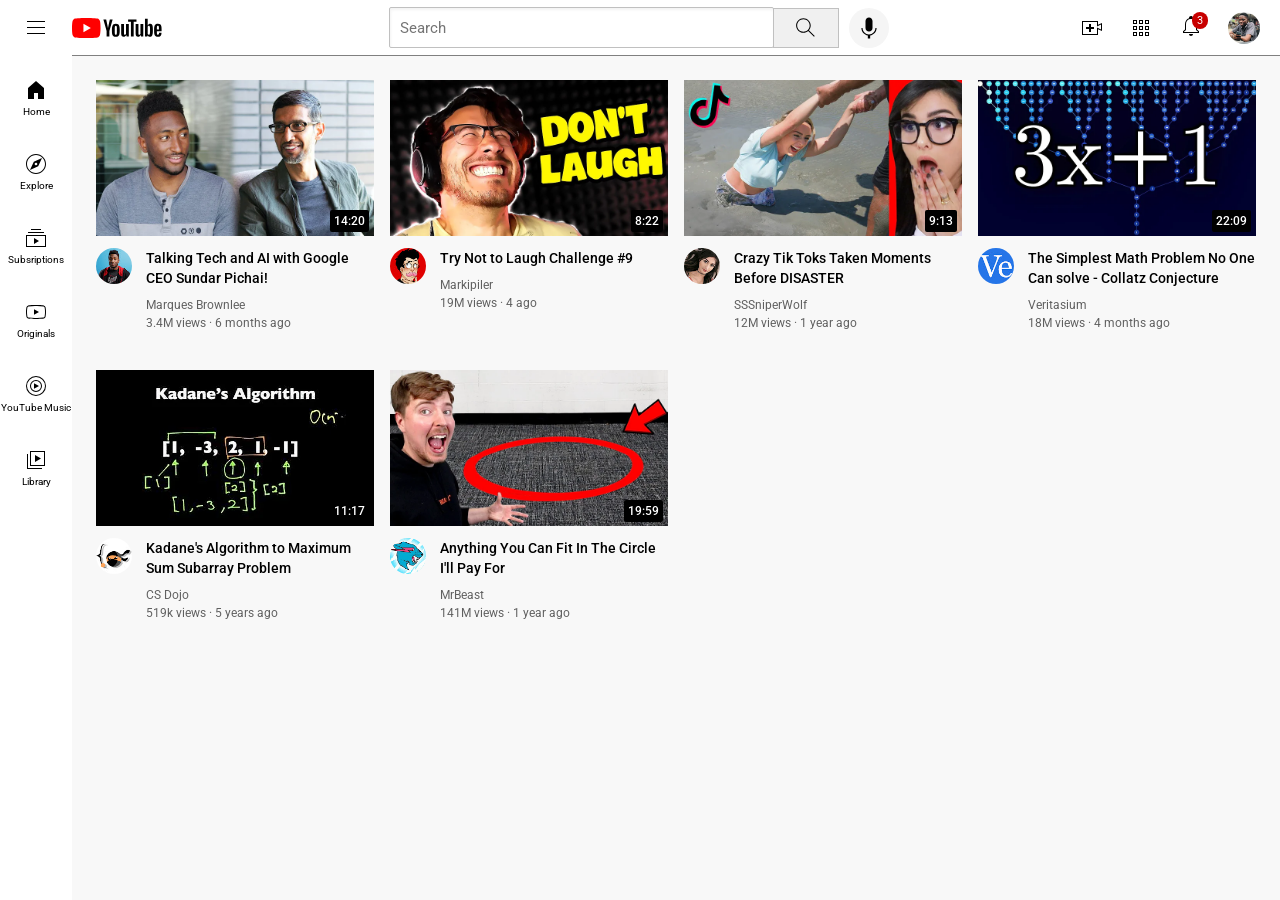
<file: index.html>
<!DOCTYPE html>
<html>
  <head>
    <title>youTube.com Clone</title>

    <link rel="preconnect" href="https://fonts.googleapis.com" />
    <link rel="preconnect" href="https://fonts.gstatic.com" crossorigin />
    <link
      href="https://fonts.googleapis.com/css2?family=Roboto:wght@100;400;500;700&display=swap"
      rel="stylesheet"
    />

    <link rel="stylesheet" href="styles/general.css" />
    <link rel="stylesheet" href="styles/header.css" />
    <link rel="stylesheet" href="styles/video.css" />
    <link rel="stylesheet" href="styles/sidebar.css" />
  </head>

  <body style="padding-bottom: 100px">
    <header class="header">
      <div class="left-section">
        <img class="hamburger-menu" src="icons/hamburger-menu.svg" />
        <img class="youtube-logo" src="icons/youtube-logo.svg" />
      </div>

      <div class="middle-section">
        <input class="search-bar" type="text" placeholder="Search" />

        <button class="search-button">
          <img class="search-icon" src="icons/search.svg" />
          <div class="tooltip">Search</div>
        </button>
        <button class="voice-search-button">
          <img class="voice-search-icon" src="icons/voice-search-icon.svg" />
          <div class="tooltip">Search with your voice</div>
        </button>
      </div>

      <div class="right-section">
        <div class="upload-icon-container">
          <img class="upload-icon" src="icons/upload.svg" />
          <div class="tooltip">Create</div>
        </div>

        <div class="youtube-apps-icon-container">
          <img class="youtube-apps-icon" src="icons/youtube-apps.svg" />
          <div class="tooltip">YouTube apps</div>
        </div>

        <div class="notifications-icon-container">
          <img class="notifications-icon" src="icons/notifications.svg" />
          <div class="tooltip">Notifications</div>
          <div class="notifications-count">3</div>
        </div>

        <img
          class="current-user-picture"
          src="channel-pictures/channel-7.jpeg"
        />
      </div>
    </header>

    <nav class="sidebar">
      <div class="sidebar-link">
        <img src="icons/home.svg" />
        <div>Home</div>
      </div>

      <div class="sidebar-link">
        <img src="icons/explore.svg" />
        <div>Explore</div>
      </div>
      <div class="sidebar-link">
        <img src="icons/subscriptions.svg" />
        <div>Subsriptions</div>
      </div>
      <div class="sidebar-link">
        <img src="icons/originals.svg" />
        <div>Originals</div>
      </div>
      <div class="sidebar-link">
        <img src="icons/youtube-music.svg" />
        <div>YouTube Music</div>
      </div>
      <div class="sidebar-link">
        <img src="icons/library.svg" />
        <div>Library</div>
      </div>
    </nav>

    <main>
      <section class="video-grid">
        <div class="video-preview">
          <div class="thumbnail-row">
            <img class="thumbnail" src="thumbnails/thumbnail-1.webp" />
            <div class="video-time">14:20</div>
          </div>

          <div class="video-info-grid">
            <div class="channel-picture">
              <img
                class="profile-picture"
                src="channel-pictures/channel-1.jpeg"
              />
            </div>

            <div class="video-info">
              <p class="video-title">
                Talking Tech and AI with Google CEO Sundar Pichai!
              </p>

              <p class="video-author">Marques Brownlee</p>

              <p class="video-stats">3.4M views &#183; 6 months ago</p>
            </div>
          </div>
        </div>

        <div class="video-preview">
          <div class="thumbnail-row">
            <img class="thumbnail" src="thumbnails/thumbnail-2.webp" />
            <div class="video-time">8:22</div>
          </div>

          <div class="video-info-grid">
            <div class="channel-picture">
              <img
                class="profile-picture"
                src="channel-pictures/channel-2.jpeg"
              />
            </div>

            <div class="video-info">
              <p class="video-title">Try Not to Laugh Challenge #9</p>

              <p class="video-author">Markipiler</p>

              <p class="video-stats">19M views &#183; 4 ago</p>
            </div>
          </div>
        </div>

        <div class="video-preview">
          <div class="thumbnail-row">
            <img class="thumbnail" src="thumbnails/thumbnail-3.webp" />
            <div class="video-time">9:13</div>
          </div>
          <div class="video-info-grid">
            <div class="channel-picture">
              <img
                class="profile-picture"
                src="channel-pictures/channel-3.jpeg"
              />
            </div>
            <div class="video-info">
              <p class="video-title">
                Crazy Tik Toks Taken Moments Before DISASTER
              </p>

              <p class="video-author">SSSniperWolf</p>

              <p class="video-stats">12M views &#183; 1 year ago</p>
            </div>
          </div>
        </div>

        <div class="video-preview">
          <div class="thumbnail-row">
            <img class="thumbnail" src="thumbnails/thumbnail-4.webp" />
            <div class="video-time">22:09</div>
          </div>

          <div class="video-info-grid">
            <div class="channel-picture">
              <img
                class="profile-picture"
                src="channel-pictures/channel-4.jpeg"
              />
            </div>

            <div class="video-info">
              <p class="video-title">
                The Simplest Math Problem No One Can solve - Collatz Conjecture
              </p>

              <p class="video-author">Veritasium</p>

              <p class="video-stats">18M views &#183; 4 months ago</p>
            </div>
          </div>
        </div>

        <div class="video-preview">
          <div class="thumbnail-row">
            <img class="thumbnail" src="thumbnails/thumbnail-5.webp" />
            <div class="video-time">11:17</div>
          </div>
          <div class="video-info-grid">
            <div class="channel-picture">
              <img
                class="profile-picture"
                src="channel-pictures/channel-5.jpeg"
              />
            </div>
            <div class="video-info">
              <p class="video-title">
                Kadane's Algorithm to Maximum Sum Subarray Problem
              </p>

              <p class="video-author">CS Dojo</p>

              <p class="video-stats">519k views &#183; 5 years ago</p>
            </div>
          </div>
        </div>

        <div class="video-preview">
          <div class="thumbnail-row">
            <img class="thumbnail" src="thumbnails/thumbnail-6.webp" />
            <div class="video-time">19:59</div>
          </div>

          <div class="video-info-grid">
            <div class="channel-picture">
              <img
                class="profile-picture"
                src="channel-pictures/channel-6.jpeg"
              />
            </div>

            <div class="video-info">
              <p class="video-title">
                Anything You Can Fit In The Circle I'll Pay For
              </p>

              <p class="video-author">MrBeast</p>

              <p class="video-stats">141M views &#183; 1 year ago</p>
            </div>
          </div>
        </div>
      </section>
    </main>
  </body>
</html>
</file>
<file: styles/general.css>
p {
  font-family: Roboto, Arial;
  margin-top: 0;
  margin-bottom: 0;
}

body {
  margin: 0;
  padding-top: -8;
  background-color: rgb(248, 248, 248);
}

.video-grid {
  padding-top: 80px;
  padding-left: 96px;
  padding-right: 24px;
}
</file>
<file: styles/header.css>
.header {
  height: 55px;

  display: flex;
  flex-direction: row;
  justify-content: space-between;

  position: fixed;
  top: o;
  left: 0;
  right: 0;
  z-index: 100;

  background-color: white;
  border-bottom-width: 1px;
  border-bottom-style: solid;
  border-bottom-color: grey;
}

.left-section {
  display: flex;
  align-items: center;
}

.hamburger-menu {
  height: 24px;
  margin-left: 24px;
  margin-right: 24px;
}

.youtube-logo {
  height: 20px;
}

.middle-section {
  flex: 1;
  margin-left: 70px;
  margin-right: 35px;
  max-width: 500px;
  display: flex;
  align-items: center;
}

.search-bar {
  flex: 1;
  height: 37px;
  padding-left: 10px;
  font-size: 16px;
  border: 1px solid rgb(192, 192, 192);
  border-radius: 2px;
  box-shadow: inset 1px 2px 3px rgba(0, 0, 0, 0.05);
  width: 0;
}

.search-bar::placeholder {
  font-family: Roboto, Arial;
  font-size: 15px;
}

.search-button {
  height: 40px;
  width: 66px;
  background-color: rgb(240, 240, 240);
  border-width: 1px;
  border-style: solid;
  border-color: rgb(192 192, 192);
  margin-left: -1px;
  margin-right: 10px;
}

.search-button,
.voice-search-button,
.upload-icon-container,
.youtube-apps-icon-container {
  display: flex;
  justify-content: center;
  align-items: center;
  position: relative;
}

.search-button .tooltip,
.voice-search-button .tooltip,
.upload-icon-container .tooltip,
.youtube-apps-icon-container .tooltip,
.notifications-icon-container .tooltip {
  font-family: Roboto, Arial;
  position: absolute;
  background-color: gray;
  color: white;
  padding-top: 4px;
  padding-bottom: 4px;
  padding-left: 8px;
  padding-right: 8px;
  border-radius: 2px;
  font-size: 12px;
  bottom: -30px;
  opacity: 0;
  transition: opacity 0.15s;
  pointer-events: none;
  white-space: nowrap;
}

.search-button:hover .tooltip,
.voice-search-button:hover .tooltip,
.upload-icon-container:hover .tooltip,
.youtube-apps-icon-container:hover .tooltip,
.notifications-icon-container:hover .tooltip {
  opacity: 1;
}

.search-icon {
  height: 25px;
}

.voice-search-button {
  height: 40px;
  width: 40px;
  border-radius: 20px;
  border: none;
  background-color: rgb(245, 245, 245);
}

.voice- search-icon {
  height: 24px;
}

.right-section {
  width: 180px;
  margin-right: 20px;
  display: flex;
  align-items: center;
  justify-content: space-between;
  flex-shrink: 0;
}

.upload-icon {
  height: 24px;
}

.youtube-apps-icon {
  height: 24px;
}

.notifications-icon {
  height: 24px;
}

.notifications-icon-container {
  position: relative;
}

.notifications-count {
  position: absolute;
  top: -2px;
  right: -5px;
  background-color: rgb(200 0, 0);
  color: white;
  font-family: Roboto, Arial;
  font-size: 11px;
  padding-left: 5px;
  padding-right: 5px;
  padding-top: 2px;
  padding-bottom: 2px;
  border-radius: 10px;
}

.current-user-picture {
  height: 32px;
  border-radius: 16px;
}
</file>
<file: styles/video.css>
.thumbnail {
  width: 100%;
}

.video-title {
  margin-top: 0%;
  font-size: 14px;
  font-weight: 500;
  line-height: 20px;
  margin-bottom: 10px;
}

.video-info-grid {
  display: grid;
  grid-template-columns: 50px 1fr;
}

.profile-picture {
  width: 36px;
  border-radius: 50px;
}

.thumbnail-row {
  margin-bottom: 8px;
  position: relative;
}

.video-author,
.video-stats {
  font-size: 12px;
  color: rgb(96, 96, 96);
}

.video-author {
  margin-bottom: 4px;
}

.video-grid {
  display: grid;
  grid-template-columns: 1fr 1fr 1fr;
  column-gap: 16px;
  row-gap: 40px;
}

@media (max-width: 750px) {
  .video-grid {
    grid-template-columns: 1fr 1fr;
  }
}

@media (min-width: 751px) and (max-width: 999px) {
  .video-grid {
    grid-template-columns: 1fr 1fr 1fr;
  }
}

@media (min-width: 1000px) {
  .video-grid {
    grid-template-columns: 1fr 1fr 1fr 1fr;
  }
}

.video-time {
  font-family: Roboto, Arial;
  font-size: 12px;
  font-weight: 500;
  padding: 4px;
  border-radius: 2px;
  background-color: black;
  color: white;
  position: absolute;
  bottom: 8px;
  right: 5px;
}
</file>
<file: styles/sidebar.css>
.sidebar {
  position: fixed;
  left: o;
  bottom: 0;
  top: 55px;
  background-color: white;
  width: 72px;
  z-index: 200;
  padding-top: 5px;
}

.sidebar-link {
  height: 74px;
  display: flex;
  justify-content: center;
  align-items: center;
  flex-direction: column;
  cursor: pointer;
}

.sidebar-link:hover {
  background-color: rgb(235, 235, 235);
}

.sidebar-link img {
  height: 24px;
  margin-bottom: 4px;
}

.sidebar-link div {
  font-family: Roboto, Arial;
  font-size: 10px;
}
</file>
